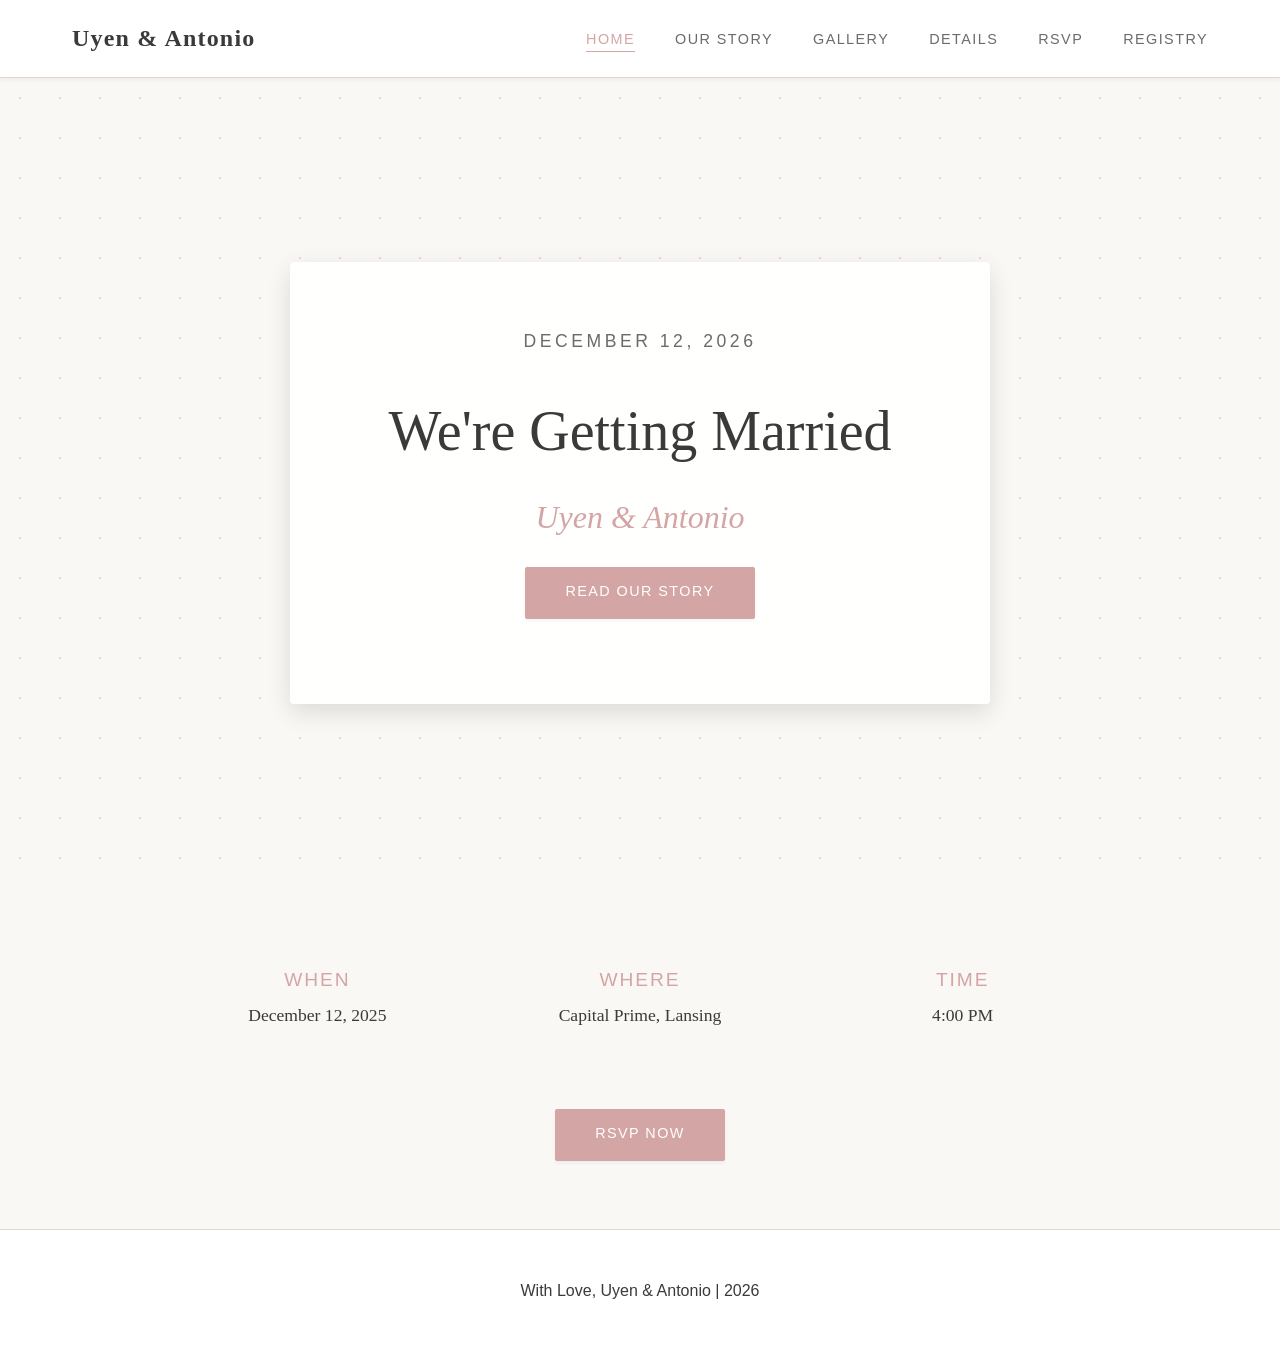
<file: index.html>
<!DOCTYPE html>
<html lang="en">
<head>
    <meta charset="UTF-8">
    <meta name="viewport" content="width=device-width, initial-scale=1.0">
    <title>Uyen & Antonio's Wedding</title>
    <link rel="stylesheet" href="css/main.css">
</head>
<body>
<!-- Navigation -->
    <nav class="navbar">
        <div class="nav-container">
            <div class="logo">Uyen & Antonio</div>
            <ul class="nav-links">
                <li><a href="index.html" class="active">Home</a></li>
                <li><a href="story.html">Our Story</a></li>
                <li><a href="gallery.html">Gallery</a></li>
                <li><a href="details.html">Details</a></li>
                <li><a href="rsvp.html">RSVP</a></li>
                <li><a href="registry.html">Registry</a></li>
            </ul>
            <div class="hamburger">☰</div>
        </div>
    </nav>

<section class="hero">
  <!-- Simplified Hero Card -->
  <div class="hero-card">
    <p class="date">December 12, 2026</p>
    <h1>We're Getting Married</h1>
    <p class="names">Uyen & Antonio</p>
    <a href="story.html"><button class="cta-button">Read Our Story</button></a>
  </div>
</section>

<!-- Quick Info Cards -->
<section class="quick-info">
  <div class="info-cards">
    <div class="info-card">
        <h3>When</h3>
        <p>December 12, 2025</p>
    </div>
    <div class="info-card">
        <h3>Where</h3>
        <p>Capital Prime, Lansing</p>
    </div>
    <div class="info-card">
        <h3>Time</h3>
        <p>4:00 PM</p>
    </div>
  </div>
  <div class="cta-section" style="text-align: center;">
            <a href="rsvp.html"><button class="cta-button primary">RSVP Now</button></a>
        </div>
</section>

<!-- Footer -->
    <footer class="footer">
        <p>With Love, Uyen & Antonio | 2026</p>
    </footer>

    <script src="js/main.js"></script>
</body>
</html>
</file>
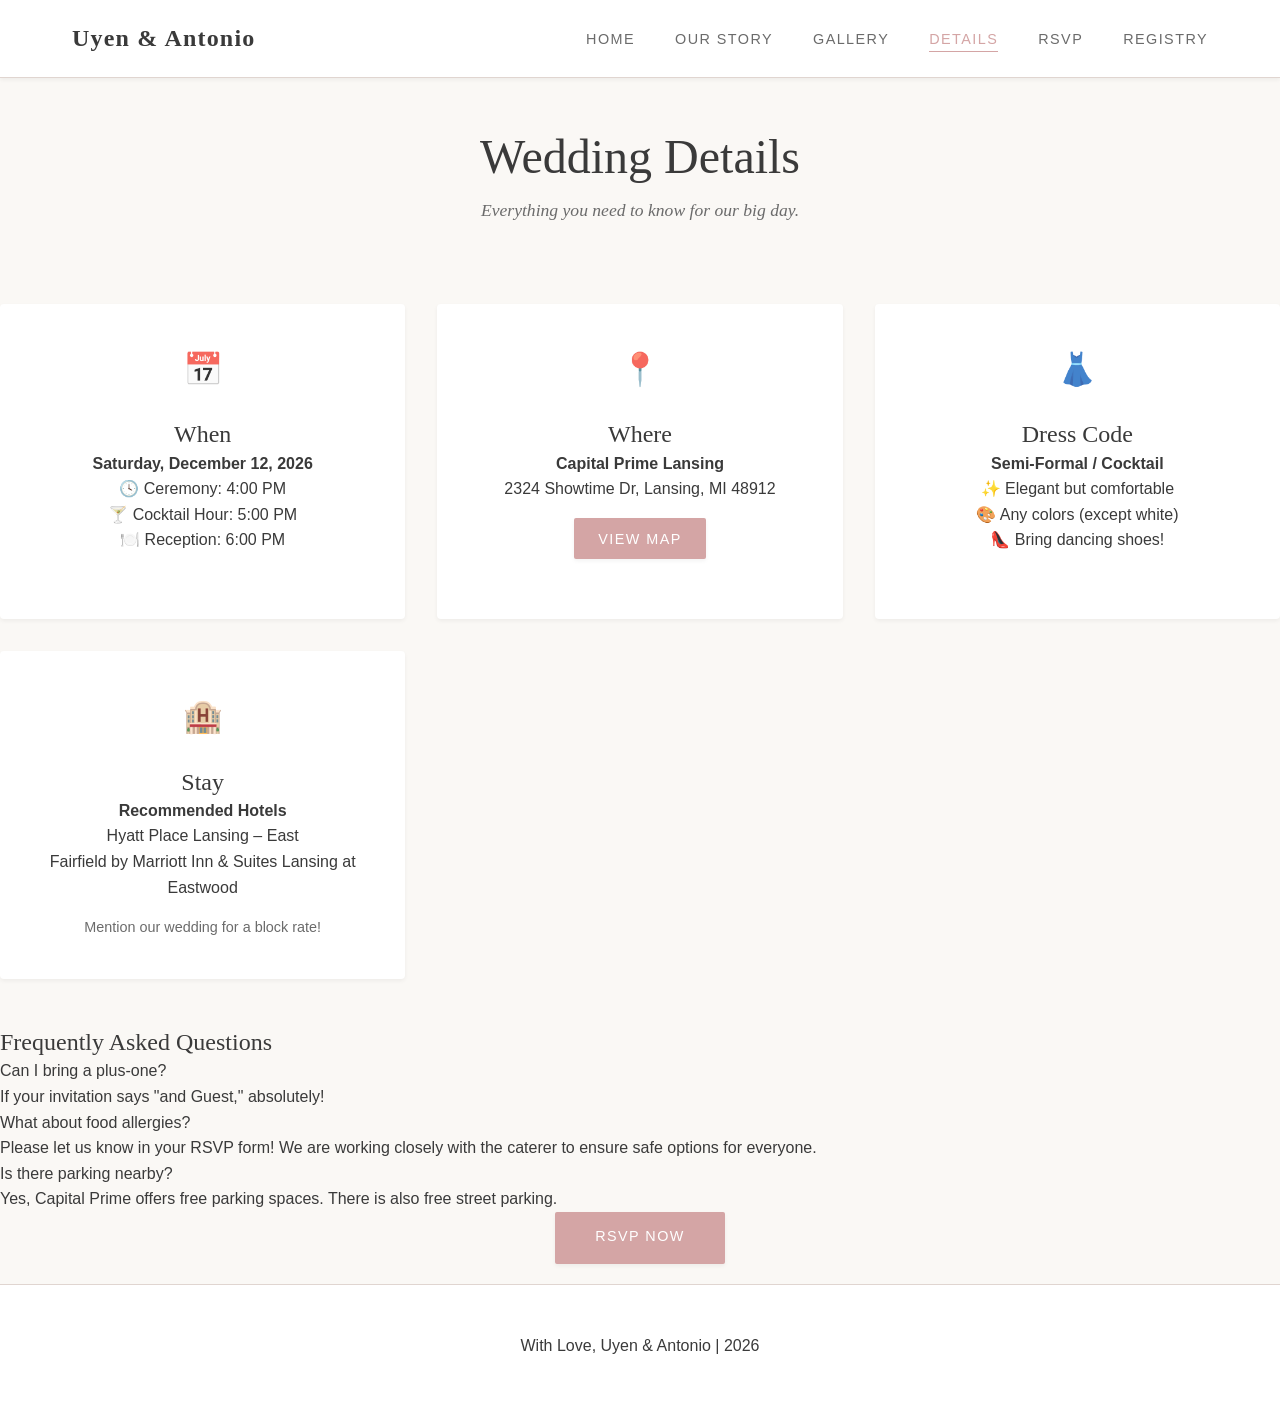
<file: details.html>
<!DOCTYPE html>
<html lang="en">
<head>
    <meta charset="UTF-8">
    <meta name="viewport" content="width=device-width, initial-scale=1.0">
    <title>Wedding Details - Uyen & Antonio</title>
    <link rel="stylesheet" href="css/main.css">
</head>
<body>
    <!-- Navigation -->
    <nav class="navbar">
        <div class="nav-container">
            <div class="logo">Uyen & Antonio</div>
            <ul class="nav-links">
                <li><a href="index.html">Home</a></li>
                <li><a href="story.html">Our Story</a></li>
                <li><a href="gallery.html">Gallery</a></li>
                <li><a href="details.html" class="active">Details</a></li>
                <li><a href="rsvp.html">RSVP</a></li>
                <li><a href="registry.html">Registry</a></li>
            </ul>
            <div class="hamburger">☰</div>
        </div>
    </nav>

    <!-- Details Section -->
    <section class="details-page">
        <div class="page-header">
            <h1>Wedding Details</h1>
            <p class="subtitle">Everything you need to know for our big day.</p>
        </div>

        <!-- 1. THE GRID (For short, punchy info) -->
        <div class="details-grid">
            
            <!-- Date & Time -->
            <div class="detail-block">
                <div class="block-icon">📅</div>
                <h2>When</h2>
                <p class="detail-primary"><strong>Saturday, December 12, 2026</strong></p>
                <div class="detail-list">
                    <p>🕓 Ceremony: 4:00 PM</p>
                    <p>🍸 Cocktail Hour: 5:00 PM</p>
                    <p>🍽️ Reception: 6:00 PM</p>
                </div>
            </div>

            <!-- Location -->
            <div class="detail-block">
                <div class="block-icon">📍</div>
                <h2>Where</h2>
                <p class="detail-primary"><strong>Capital Prime Lansing</strong></p>
                <p class="detail-address">
                    2324 Showtime Dr, Lansing, MI 48912<br>
                </p>
                <a href="https://maps.app.goo.gl/YkKY2yJqqQXEtMmV8" target="_blank">
                    <button class="cta-button secondary" style="margin-top: 1rem; padding: 0.8rem 1.5rem;">View Map</button>
                </a>
            </div>

            <!-- Dress Code -->
            <div class="detail-block">
                <div class="block-icon">👗</div>
                <h2>Dress Code</h2>
                <p class="detail-primary"><strong>Semi-Formal / Cocktail</strong></p>
                <div class="detail-list">
                    <p>✨ Elegant but comfortable</p>
                    <p>🎨 Any colors (except white)</p>
                    <p>👠 Bring dancing shoes!</p>
                </div>
            </div>

            <!-- Accommodations -->
            <div class="detail-block">
                <div class="block-icon">🏨</div>
                <h2>Stay</h2>
                <p class="detail-primary"><strong>Recommended Hotels</strong></p>
                <div class="detail-list">
                    <p>Hyatt Place Lansing – East</p>
                    <p>Fairfield by Marriott Inn & Suites Lansing at Eastwood</p>
                </div>
                <p class="detail-note" style="margin-top:1rem; font-size: 0.9rem; color: var(--text-light);">Mention our wedding for a block rate!</p>
            </div>
        </div>

        <!-- 2. THE FAQ LIST -->
        <div class="faq-section-container">
            <h2 class="section-title">Frequently Asked Questions</h2>
            
            <dl class="faq-list">
                <div class="faq-item">
                    <dt>Can I bring a plus-one?</dt>
                    <dd>If your invitation says "and Guest," absolutely!</dd>
                </div>

                

                <div class="faq-item">
                    <dt>What about food allergies?</dt>
                    <dd>Please let us know in your RSVP form! We are working closely with the caterer to ensure safe options for everyone.</dd>
                </div>

                <div class="faq-item">
                    <dt>Is there parking nearby?</dt>
                    <dd>Yes, Capital Prime offers free parking spaces. There is also free street parking.</dd>
                </div>
            </dl>
        </div>

        <div class="cta-section" style="text-align: center;">
            <a href="rsvp.html"><button class="cta-button primary">RSVP Now</button></a>
        </div>
    </section>

    <!-- Footer -->
    <footer class="footer">
        <p>With Love, Uyen & Antonio | 2026</p>
    </footer>

    <script src="js/main.js"></script>
</body>
</html>
</file>
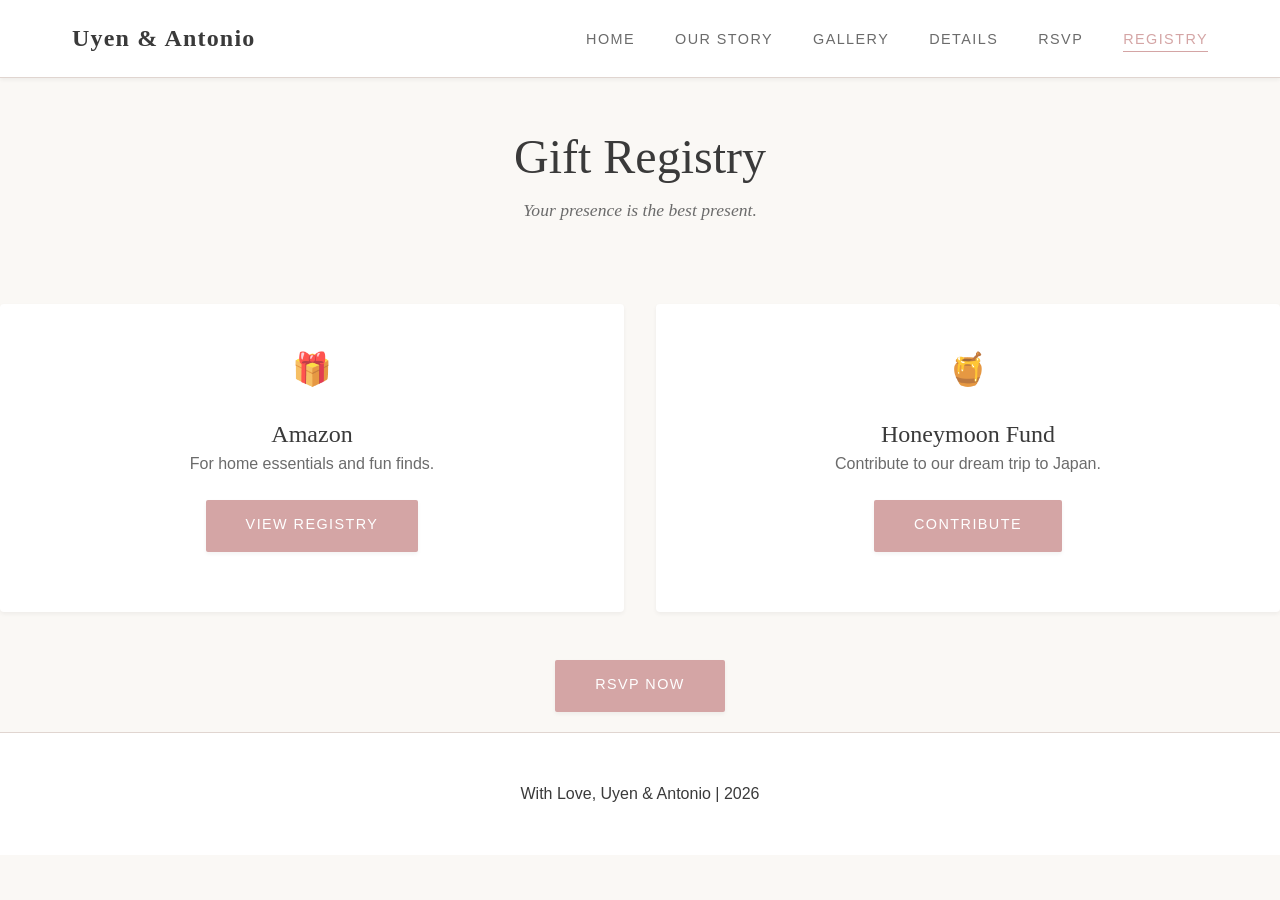
<file: registry.html>
<!DOCTYPE html>
<html lang="en">
<head>
    <meta charset="UTF-8">
    <meta name="viewport" content="width=device-width, initial-scale=1.0">
    <title>Registry - Uyen & Antonio</title>
    <link rel="stylesheet" href="css/main.css">
</head>
<body>
    <!-- Navigation -->
    <nav class="navbar">
        <div class="nav-container">
            <div class="logo">Uyen & Antonio</div>
            <ul class="nav-links">
                <li><a href="index.html">Home</a></li>
                <li><a href="story.html">Our Story</a></li>
                <li><a href="gallery.html">Gallery</a></li>
                <li><a href="details.html">Details</a></li>
                <li><a href="rsvp.html">RSVP</a></li>
                <li><a href="registry.html" class="active">Registry</a></li>
            </ul>
            <div class="hamburger">☰</div>
        </div>
    </nav>

    <section class="registry-page">
        <div class="page-header">
            <h1>Gift Registry</h1>
            <p class="subtitle">Your presence is the best present.</p>
        </div>

        <div class="registry-grid">
            <!-- Amazon Card -->
            <div class="registry-card">
                <div class="icon">🎁</div>
                <h2>Amazon</h2>
                <p style="margin-bottom: 1.5rem; color: var(--text-light);">For home essentials and fun finds.</p>
                <a href="https://amazon.com/wedding/your-registry-link" target="_blank">
                    <button class="cta-button secondary">View Registry</button>
                </a>
            </div>

            <!-- Cash Fund Card -->
            <div class="registry-card">
                <div class="icon">🍯</div>
                <h2>Honeymoon Fund</h2>
                <p style="margin-bottom: 1.5rem; color: var(--text-light);">Contribute to our dream trip to Japan.</p>
                <a href="https://paypal.me/YourName" target="_blank">
                    <button class="cta-button secondary">Contribute</button>
                </a>
            </div>
            
        </div>
        <div class="cta-section" style="text-align: center;">
            <a href="rsvp.html"><button class="cta-button primary">RSVP Now</button></a>
        </div>
    </section>

    <!-- Footer -->
    <footer class="footer">
        <p>With Love, Uyen & Antonio | 2026</p>
    </footer>

    <script src="js/main.js"></script>
</body>
</html>
</file>
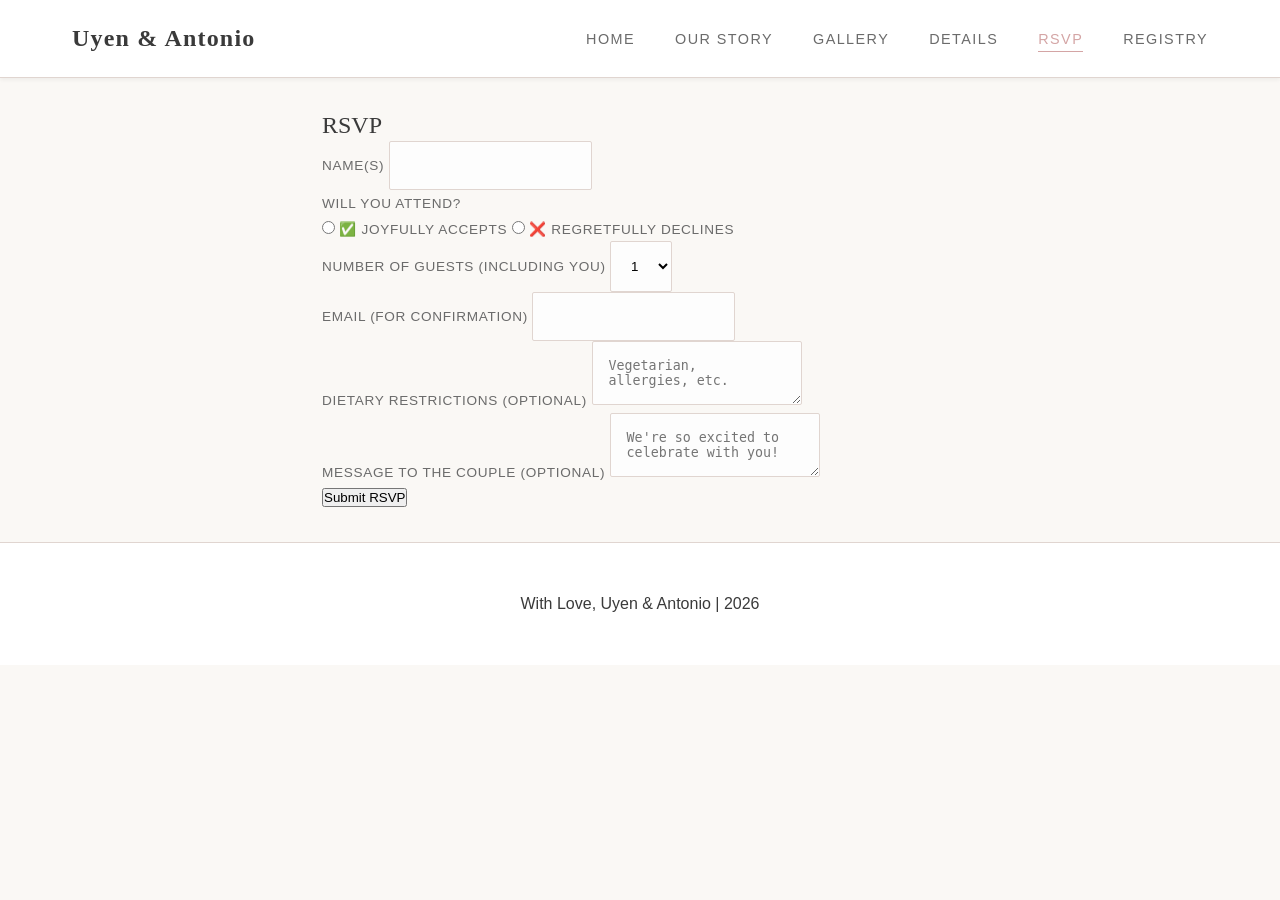
<file: rsvp.html>
<!DOCTYPE html>
<html lang="en">
<head>
    <meta charset="UTF-8">
    <meta name="viewport" content="width=device-width, initial-scale=1.0">
    <title>Our Story - Uyen & Antonio</title>
    <link rel="stylesheet" href="css/main.css">
</head>
<body>
    <!-- Navigation -->
    <nav class="navbar">
        <div class="nav-container">
            <div class="logo">Uyen & Antonio</div>
            <ul class="nav-links">
                <li><a href="index.html">Home</a></li>
                <li><a href="story.html">Our Story</a></li>
                <li><a href="gallery.html">Gallery</a></li>
                <li><a href="details.html">Details</a></li>
                <li><a href="rsvp.html" class="active">RSVP</a></li>
                <li><a href="registry.html">Registry</a></li>
            </ul>
            <div class="hamburger">☰</div>
        </div>
    </nav>
<section class="rsvp-page">
  <h1>RSVP</h1>

  

  <!-- RSVP Form -->
  <form id="rsvp-form" class="rsvp-form">
    
    <!-- Pre-filled from token -->
    <div class="form-group">
      <label for="name">Name(s)</label>
      <input type="text" id="name" name="name">
    </div>

    <!-- Attendance -->
    <div class="form-group">
      <label>Will you attend?</label>
      <div class="radio-group">
        <input type="radio" id="yes" name="attendance" value="yes" required>
        <label for="yes">✅ Joyfully Accepts</label>
        
        <input type="radio" id="no" name="attendance" value="no">
        <label for="no">❌ Regretfully Declines</label>
      </div>
    </div>

    <!-- Plus One Count (if applicable) -->
    <div class="form-group" id="plus-one-section">
      <label for="plus-one">Number of Guests (including you)</label>
      <select id="plus-one" name="plus-one">
        <option value="1">1</option>
        <option value="2">2</option>
      </select>
    </div>

    <!-- Email -->
    <div class="form-group">
      <label for="email">Email (for confirmation)</label>
      <input type="email" id="email" name="email" required>
    </div>

    <!-- Dietary Restrictions -->
    <div class="form-group">
      <label for="dietary">Dietary Restrictions (optional)</label>
      <textarea id="dietary" name="dietary" 
                placeholder="Vegetarian, allergies, etc."></textarea>
    </div>

    <!-- Message to Couple -->
    <div class="form-group">
      <label for="message">Message to the Couple (optional)</label>
      <textarea id="message" name="message" 
                placeholder="We're so excited to celebrate with you!"></textarea>
    </div>

    <!-- Submit Button -->
    <button type="submit" class="submit-button">Submit RSVP</button>
  </form>

  
</section>
<!-- Footer -->
    <footer class="footer">
        <p>With Love, Uyen & Antonio | 2026</p>
    </footer>

    <script src="js/main.js"></script>
<div id="toast" class="toast">RSVP Submitted Successfully!</div>
</body>
</html>
</file>
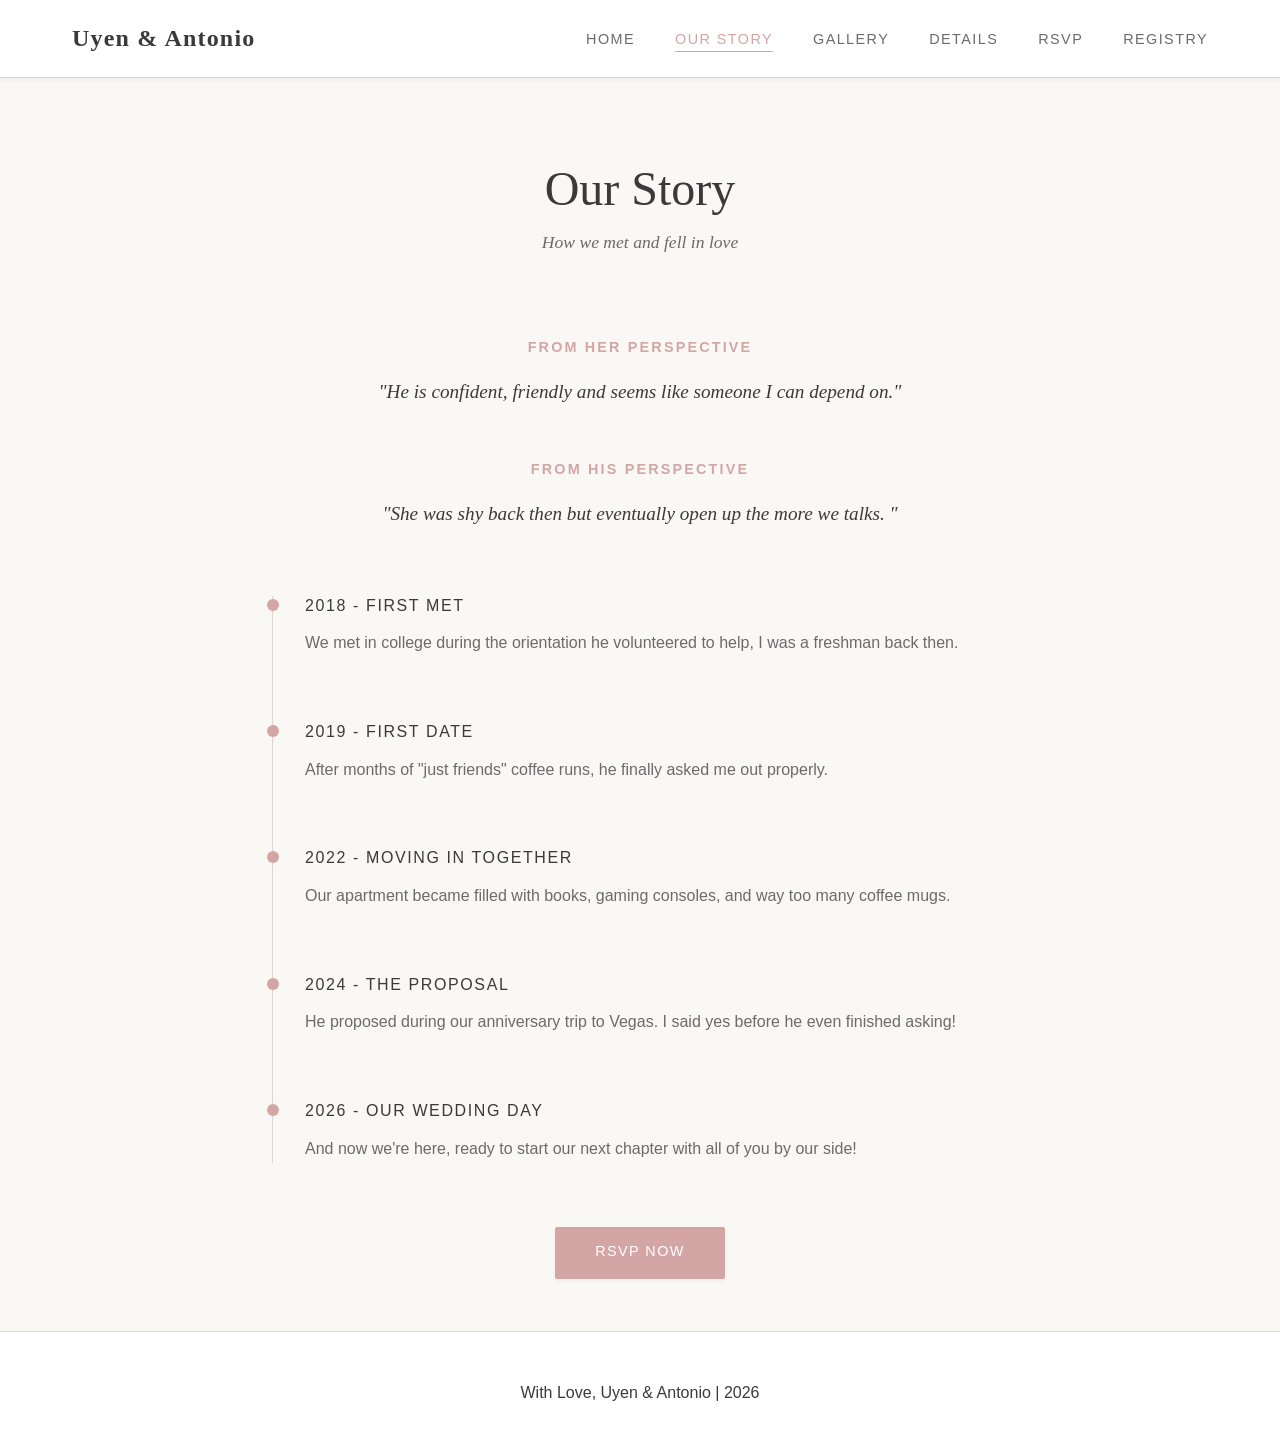
<file: story.html>
<!DOCTYPE html>
<html lang="en">
<head>
    <meta charset="UTF-8">
    <meta name="viewport" content="width=device-width, initial-scale=1.0">
    <title>Our Story - Uyen & Antonio</title>
    <link rel="stylesheet" href="css/main.css">
</head>
<body>
    <!-- Navigation -->
    <nav class="navbar">
        <div class="nav-container">
            <div class="logo">Uyen & Antonio</div>
            <ul class="nav-links">
                <li><a href="index.html">Home</a></li>
                <li><a href="story.html" class="active">Our Story</a></li>
                <li><a href="gallery.html">Gallery</a></li>
                <li><a href="details.html">Details</a></li>
                <li><a href="rsvp.html">RSVP</a></li>
                <li><a href="registry.html">Registry</a></li>
            </ul>
            <div class="hamburger">☰</div>
        </div>
    </nav>

    <!-- Story Section -->
    <section class="story-page">
        <div class="page-header">
            <h1>Our Story</h1>
            <p class="subtitle">How we met and fell in love</p>
        </div>

        <!-- Narrative Section (Replaces VN Dialogue) -->
        <div class="story-narrative">
            <div class="story-block">
                <span class="speaker-name">From Her Perspective</span>
                <p class="story-text">
                    "He is confident, friendly and seems like someone I can depend on."
                </p>
            </div>
            
            <div class="story-block">
                <span class="speaker-name">From His Perspective</span>
                <p class="story-text">
                    "She was shy back then but eventually open up the more we talks. "
                </p>
            </div>
        </div>

        <!-- Timeline -->
        <div class="timeline">
            <div class="timeline-item">
                <div class="timeline-marker"></div>
                <div class="timeline-content">
                    <h3>2018 - First Met</h3>
                    <p>We met in college during the orientation he volunteered to help, I was a freshman back then.</p>
                </div>
            </div>

            <div class="timeline-item">
                <div class="timeline-marker"></div>
                <div class="timeline-content">
                    <h3>2019 - First Date</h3>
                    <p>After months of "just friends" coffee runs, he finally asked me out properly.</p>
                </div>
            </div>

            <div class="timeline-item">
                <div class="timeline-marker"></div>
                <div class="timeline-content">
                    <h3>2022 - Moving In Together</h3>
                    <p>Our apartment became filled with books, gaming consoles, and way too many coffee mugs.</p>
                </div>
            </div>

            <div class="timeline-item">
                <div class="timeline-marker"></div>
                <div class="timeline-content">
                    <h3>2024 - The Proposal</h3>
                    <p>He proposed during our anniversary trip to Vegas. I said yes before he even finished asking!</p>
                </div>
            </div>

            <div class="timeline-item">
                <div class="timeline-marker"></div>
                <div class="timeline-content">
                    <h3>2026 - Our Wedding Day</h3>
                    <p>And now we're here, ready to start our next chapter with all of you by our side!</p>
                </div>
            </div>
        </div>

        <div class="cta-section" style="text-align: center;">
            <a href="rsvp.html"><button class="cta-button primary">RSVP Now</button></a>
        </div>
    </section>

    <!-- Footer -->
    <footer class="footer">
        <p>With Love, Uyen & Antonio | 2026</p>
    </footer>

    <script src="js/main.js"></script>
</body>
</html>
</file>
<file: css/main.css>
/* GLOBAL STYLES & VARIABLES */

:root {
    
    --primary-color: #d4a5a5;          /* Soft pink */

    --text-dark: #3a3a3a;
    --text-light: #6b6b6b;
    --bg-light: #faf8f5;               /* Warm off-white */
    --bg-card: #ffffff;                /* Clean white for cards */
    --border-color: #e0d5d0;
    
    /* Spacing */
    --spacing-xs: 0.5rem;
    --spacing-sm: 1rem;
    --spacing-md: 2rem;
    --spacing-lg: 3rem;
    --spacing-xl: 4rem;
    
    /* Typography */
    --font-primary: 'Georgia', 'Times New Roman', serif;
    --font-secondary: -apple-system, BlinkMacSystemFont, 'Segoe UI', sans-serif;
    
    /* Border Radius */
    --radius-sm: 4px;   /* Sharper, more traditional corners */
    --radius-md: 8px;
    --radius-lg: 12px;
    
    /* Shadows - Softened for elegance */
    --shadow-sm: 0 2px 4px rgba(0, 0, 0, 0.05);
    --shadow-md: 0 4px 12px rgba(0, 0, 0, 0.08);
    --shadow-lg: 0 8px 24px rgba(0, 0, 0, 0.12);
}

* {
    margin: 0;
    padding: 0;
    box-sizing: border-box;
}

body {
    font-family: var(--font-secondary);
    color: var(--text-dark);
    background-color: var(--bg-light);
    line-height: 1.6;
    overflow-x: hidden;
}

h1, h2, h3, h4, h5, h6 {
    font-family: var(--font-primary);
    font-weight: 500;
    line-height: 1.3;
}

a {
    text-decoration: none;
    color: inherit;
}

/* NAVIGATION BAR */

.navbar {
    background-color: rgba(255, 255, 255, 0.98);
    border-bottom: 1px solid var(--border-color);
    position: sticky;
    top: 0;
    z-index: 1000;
    box-shadow: var(--shadow-sm);
}

.nav-container {
    max-width: 1200px;
    margin: 0 auto;
    padding: 1.2rem 2rem;
    display: flex;
    justify-content: space-between;
    align-items: center;
}

.logo {
    font-family: var(--font-primary);
    font-size: 1.5rem;
    font-weight: 600;
    color: var(--text-dark); 
    letter-spacing: 0.05em;
}

.nav-links {
    display: flex;
    list-style: none;
    gap: 2.5rem;
}

.nav-links a {
    color: var(--text-light);
    font-size: 0.9rem;
    text-transform: uppercase; 
    letter-spacing: 0.1em;
    transition: color 0.3s ease;
    position: relative;
}

.nav-links a:hover,
.nav-links a.active {
    color: var(--primary-color);
}

/* Underline effect */
.nav-links a::after {
    content: '';
    position: absolute;
    bottom: -5px;
    left: 0;
    width: 0;
    height: 1px;
    background-color: var(--primary-color);
    transition: width 0.3s ease;
}

.nav-links a.active::after,
.nav-links a:hover::after {
    width: 100%;
}

.hamburger {
    display: none;
    font-size: 1.5rem;
    cursor: pointer;
    color: var(--text-dark);
}

/* HERO SECTION (Home Page) */

.hero {
    min-height: 90vh; 
    display: flex;
    align-items: center;
    justify-content: center;
    position: relative;
    background-color: var(--bg-light);
    
    background-image: radial-gradient(#e8d5d5 1px, transparent 1px);
    background-size: 40px 40px; 
    padding: 2rem;
}

.hero-card {
    background-color: rgba(255, 255, 255, 0.95);
    padding: 4rem 3rem;
    max-width: 700px;
    width: 100%;
    text-align: center;
    border: 1px solid white; 
    box-shadow: var(--shadow-lg);
    border-radius: var(--radius-sm); 
    
}

.hero-card h1 {
    font-size: 3.5rem;
    color: var(--text-dark);
    margin-bottom: 0.5rem;
    font-weight: normal;
}

.names {
    font-family: var(--font-primary);
    font-size: 2rem;
    color: var(--primary-color);
    margin: 1.5rem 0;
    font-style: italic;
}

.date {
    font-family: var(--font-secondary);
    font-size: 1.1rem;
    color: var(--text-light);
    text-transform: uppercase;
    letter-spacing: 0.2em;
    margin-bottom: 2.5rem;
    display: block;
}

/* BUTTONS */

.cta-button {
    background-color: var(--primary-color);
    color: white;
    border: none;
    padding: 1rem 2.5rem;
    margin-bottom: 20px;   /* adds consistent space below */
    padding-bottom: 20px;  /* ensures spacing even if margins collapse */
    font-size: 0.9rem;
    text-transform: uppercase;
    letter-spacing: 0.1em;
    border-radius: 2px; 
    cursor: pointer;
    transition: all 0.3s ease;
    font-family: var(--font-secondary);
    box-shadow: var(--shadow-sm);
}

.cta-button:hover {
    background-color: #c89595;
    transform: translateY(-2px);
    box-shadow: var(--shadow-md);
}

/* QUICK INFO SECTION */

.quick-info {
    max-width: 1000px;
    margin: 0 auto;
    padding: var(--spacing-lg) 2rem;
}

.info-cards {
    display: grid;
    grid-template-columns: repeat(3, 1fr); 
    gap: 2rem;
    margin-bottom: var(--spacing-lg);
}

.info-card {
    text-align: center;
    padding: 2rem;
    
}

.info-card h3 {
    color: var(--primary-color);
    font-size: 1.2rem;
    text-transform: uppercase;
    letter-spacing: 0.1em;
    margin-bottom: 0.5rem;
    font-family: var(--font-secondary);
}

.info-card p {
    color: var(--text-dark);
    font-size: 1.1rem;
    font-family: var(--font-primary);
}

/* STORY PAGE */

.story-page {
    max-width: 800px; 
    margin: 0 auto;
    padding: 2rem;
}

.page-header {
    text-align: center;
    padding: var(--spacing-lg) 0;
    margin-bottom: var(--spacing-md);
}

.page-header h1 {
    font-size: 3rem;
    color: var(--text-dark);
    margin-bottom: 0.5rem;
}

.subtitle {
    font-size: 1.1rem;
    color: var(--text-light);
    font-style: italic;
    font-family: var(--font-primary);
}

/* Story Narrative Container*/
.story-narrative {
    display: flex;
    flex-direction: column;
    gap: 3rem;
    margin-bottom: var(--spacing-xl);
}

.story-block {
    text-align: center; 
    padding: 0 1rem;
}

.speaker-name {
    display: block;
    font-family: var(--font-secondary);
    font-weight: 600;
    text-transform: uppercase;
    letter-spacing: 0.15em;
    font-size: 0.9rem;
    color: var(--primary-color);
    margin-bottom: 1rem;
    
}

.story-text {
    font-family: var(--font-primary);
    font-size: 1.2rem;
    line-height: 1.8;
    color: var(--text-dark);
    max-width: 600px;
    margin: 0 auto;
    font-style: italic;
}

/* Timeline - simplified */
.timeline {
    position: relative;
    margin: var(--spacing-xl) 0;
    padding-left: 2rem;
    border-left: 1px solid var(--border-color); /
}

.timeline-item {
    margin-bottom: var(--spacing-xl);
    position: relative;
}

.timeline-marker {
    position: absolute;
    left: -2.4rem; 
    top: 0.2rem;
    width: 12px;
    height: 12px;
    border-radius: 50%;
    background-color: var(--primary-color);
   
}

.timeline-content h3 {
    font-family: var(--font-secondary);
    text-transform: uppercase;
    letter-spacing: 0.1em;
    color: var(--text-dark);
    font-size: 1rem;
    margin-bottom: 0.8rem;
}

.timeline-content p {
    color: var(--text-light);
    line-height: 1.8;
}

/* DETAILS & REGISTRY */

.details-grid, .registry-grid {
    display: grid;
    grid-template-columns: repeat(auto-fit, minmax(300px, 1fr));
    gap: 2rem;
    margin-bottom: var(--spacing-lg);
}

.detail-block, .registry-card {
    background-color: white;
    border: none; 
    border-radius: var(--radius-sm);
    padding: 2.5rem;
    box-shadow: var(--shadow-sm); /* Subtler shadow */
    text-align: center;
}

.block-icon, .icon {
    font-size: 2rem;
    margin-bottom: 1.5rem;
    opacity: 0.8;
}

/* FORMS (RSVP)*/

.rsvp-page {
    max-width: 700px;
    margin: 0 auto;
    padding: 2rem;
}

.form-container {
    background-color: white;
    border: none;
    box-shadow: var(--shadow-sm);
    padding: 3rem;
}

.form-group label {
    font-family: var(--font-secondary);
    text-transform: uppercase;
    letter-spacing: 0.05em;
    font-size: 0.85rem;
    color: var(--text-light);
}

.form-group input, 
.form-group select, 
.form-group textarea {
    border: 1px solid var(--border-color);
    border-radius: 2px; 
    padding: 1rem;
    background-color: #fdfdfd;
}

.form-group input:focus, 
.form-group textarea:focus {
    border-color: var(--primary-color);
    background-color: white;
    box-shadow: none; 
}


/* FOOTER */

.footer {
    border-top: 1px solid var(--border-color);
    padding: 3rem 2rem;
    text-align: center;
    background-color: white;
}
/* GALLERY SLIDESHOW */
.slideshow-container {
    max-width: 700px;
    position: relative;
    margin: 2rem auto;
}

.slide {
    display: none;
}

.slide img {
    width: 100%;
    border-radius: var(--radius-sm);
    box-shadow: var(--shadow-md);
}

/* Next & previous buttons */
.prev, .next {
    cursor: pointer;
    position: absolute;
    top: 50%;
    padding: 1rem;
    color: var(--text-dark);
    font-weight: bold;
    font-size: 1.4rem;
    transition: 0.3s;
    user-select: none;
}

.prev:hover, .next:hover {
    color: var(--primary-color);
}

.prev {
    left: 0;
}

.next {
    right: 0;
}

/* Fade animation */
.fade {
    animation: fadeEffect 1s ease;
}

@keyframes fadeEffect {
    from { opacity: 0.4; }
    to { opacity: 1; }
}

/* Dots */
.slideshow-dots {
    text-align: center;
    margin-top: 1rem;
}

.dot {
    cursor: pointer;
    height: 12px;
    width: 12px;
    margin: 0 4px;
    background-color: #bbb;
    border-radius: 50%;
    display: inline-block;
    transition: background-color 0.4s ease;
}

.dot.active {
    background-color: var(--primary-color);
}

/* RESPONSIVE */

@media (max-width: 768px) {
    .nav-links { display: none; }
    .hamburger { display: block; }
    
    .info-cards { grid-template-columns: 1fr; }
    
    .hero-card h1 { font-size: 2.5rem; }
    
    .story-page { padding: 1.5rem; }
	

}
.toast {
    position: fixed;
    bottom: 30px;
    right: 30px;
    background-color: var(--primary-color);
    color: white;
    padding: 1rem 1.4rem;
    border-radius: var(--radius-sm);
    box-shadow: var(--shadow-md);
    font-size: 0.95rem;
    opacity: 0;
    transform: translateY(20px);
    pointer-events: none;
    transition: opacity 0.4s ease, transform 0.4s ease;
    z-index: 9999;
}

.toast.show {
    opacity: 1;
    transform: translateY(0);
}
</file>
